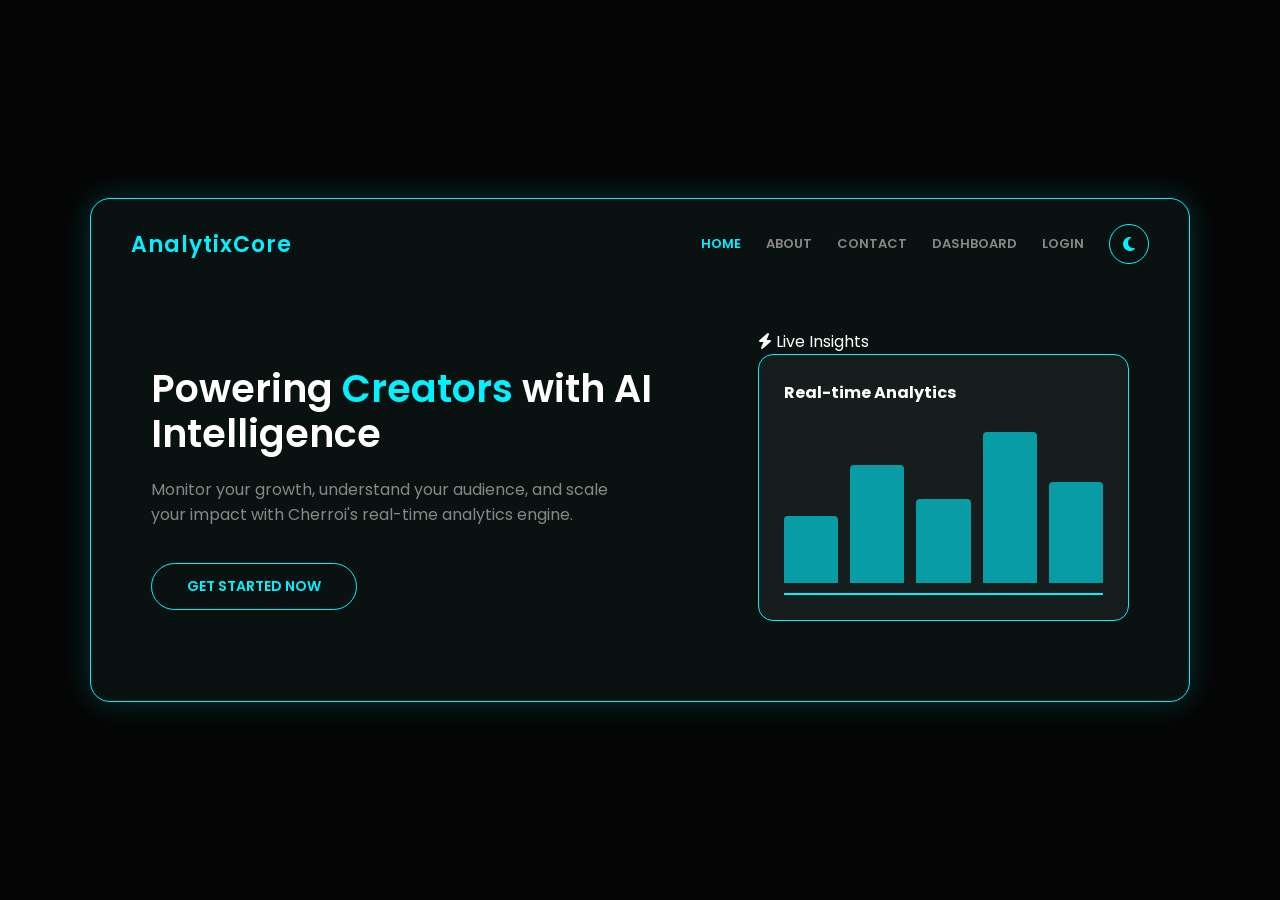
<file: index.html>
<!DOCTYPE html>
<html lang="en">
<head>
    <meta charset="UTF-8">
    <meta name="viewport" content="width=device-width, initial-scale=1.0">
    <meta http-equiv="refresh" content="0; url=Home/">
    <title>AnalytixCore</title>
    <link rel="canonical" href="Home/">
</head>
<body>
    <script>
        window.location.replace("Home/");
    </script>
    <p><a href="Home/">Open AnalytixCore</a></p>
</body>
</html>
</file>
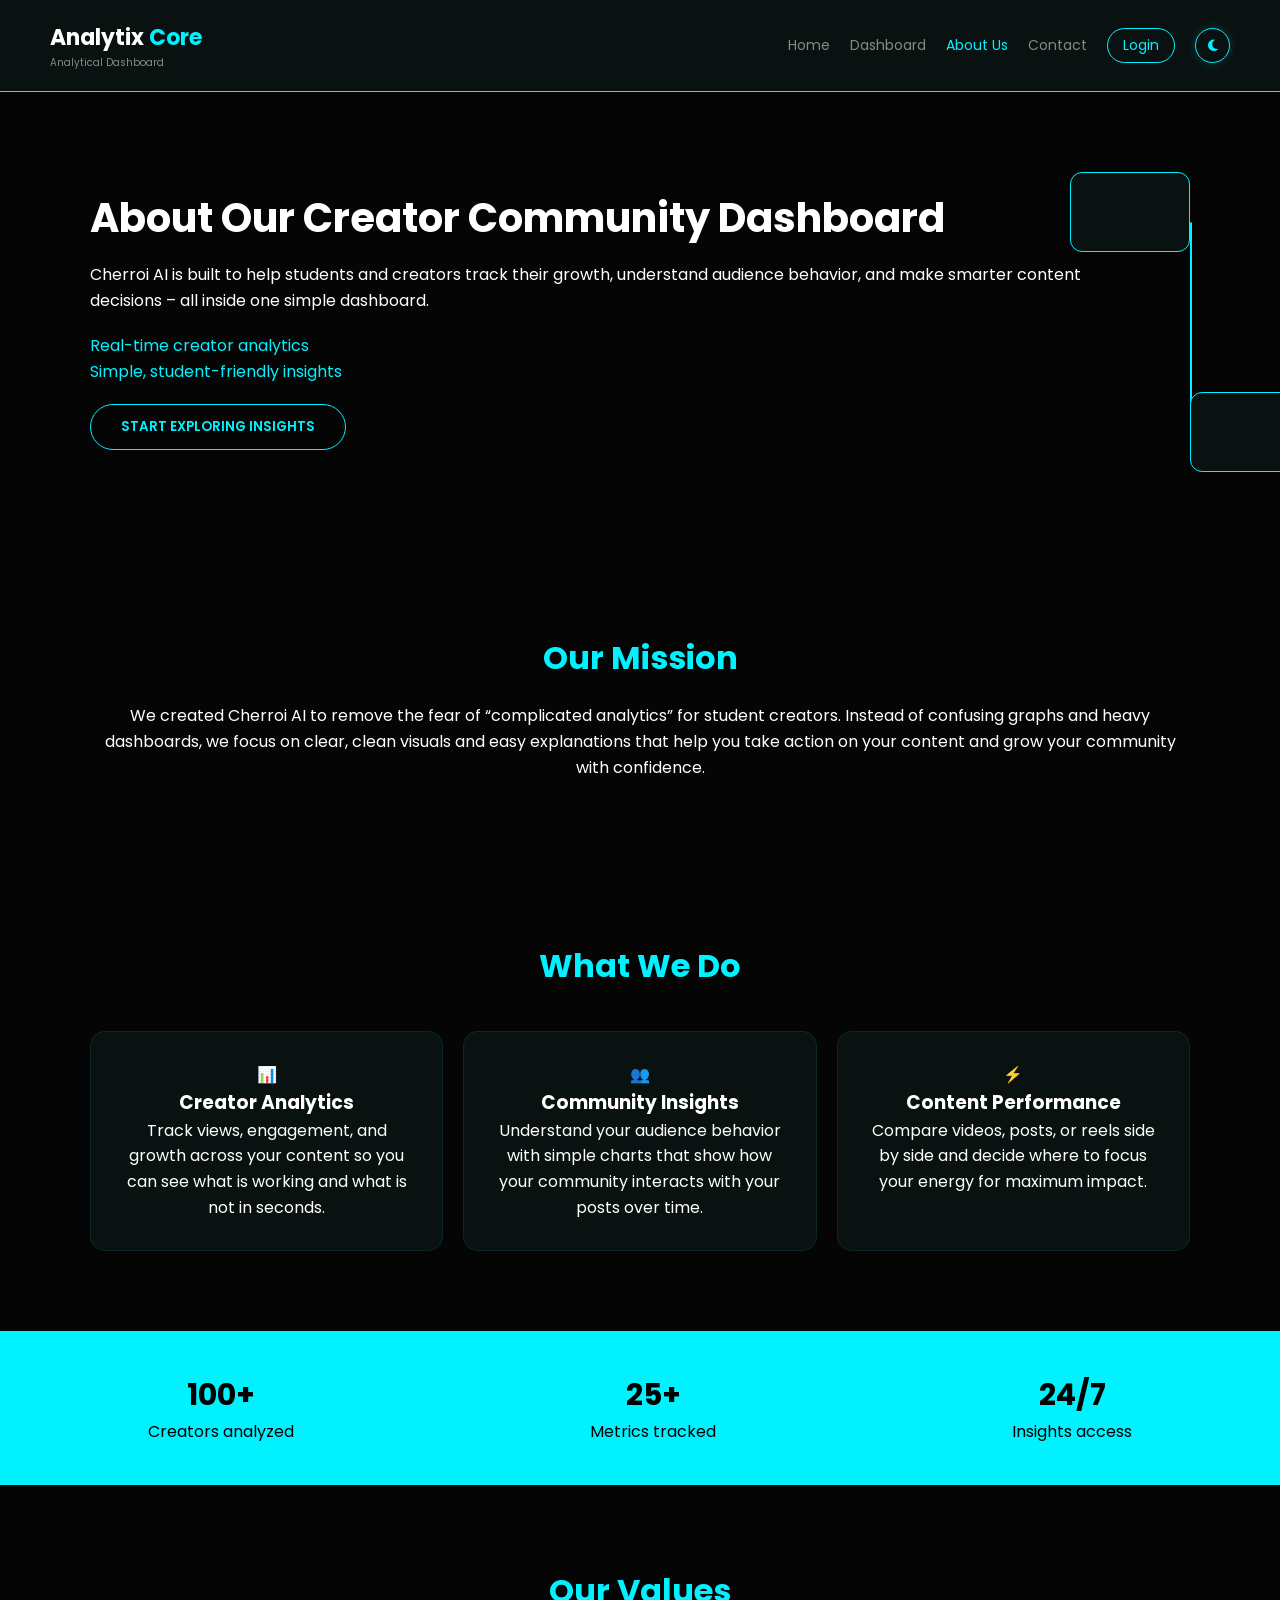
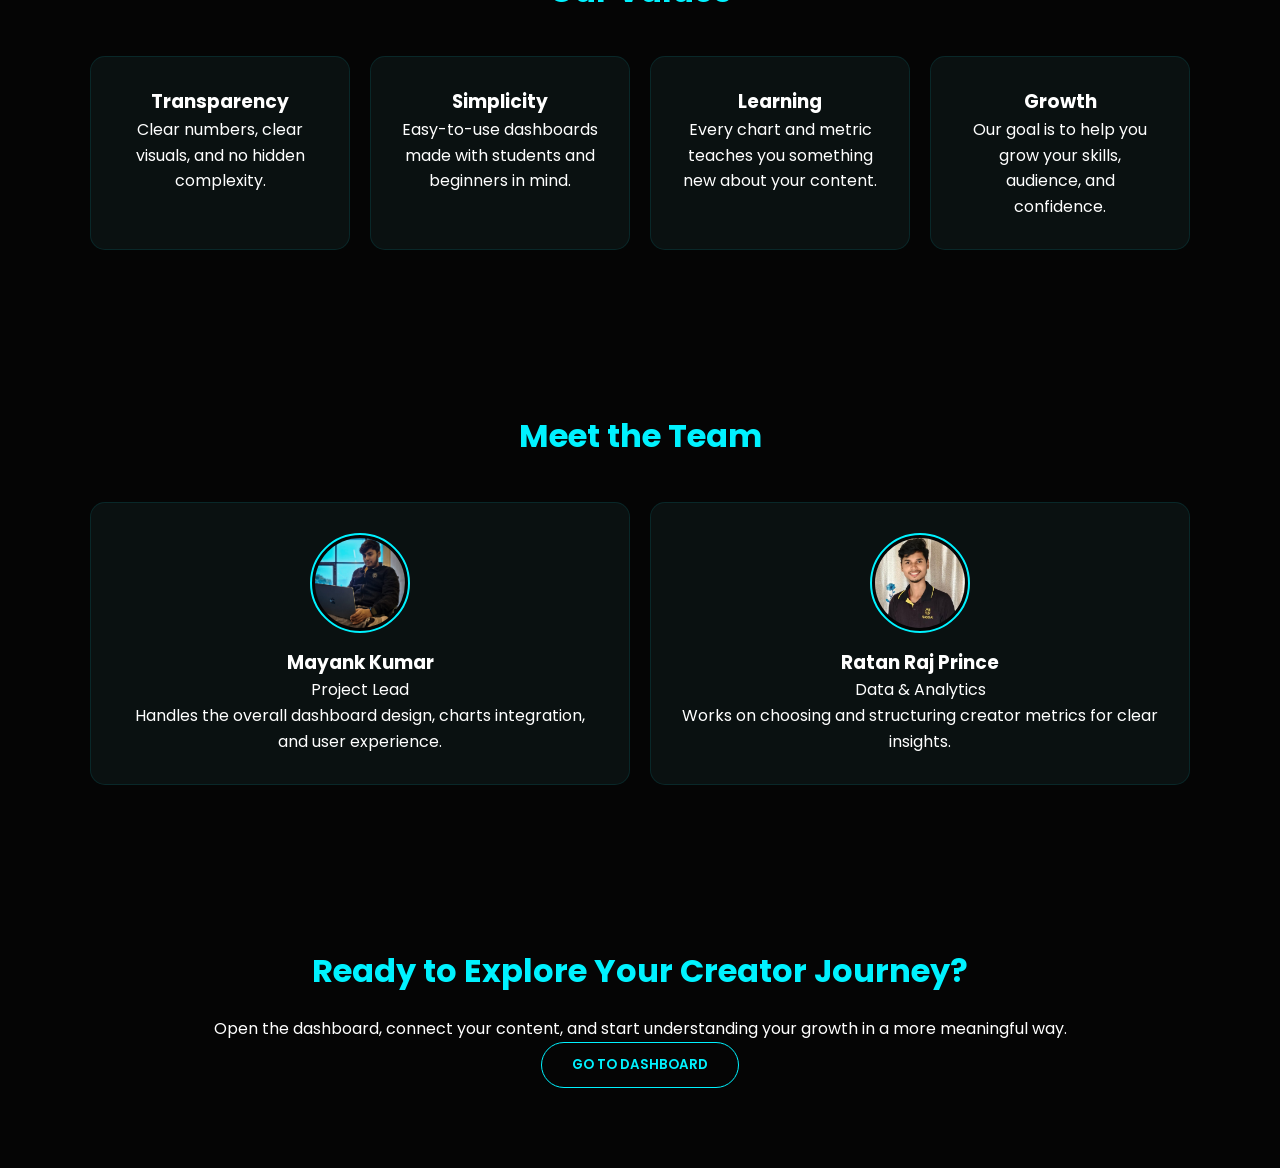
<file: About/index.html>
<!DOCTYPE html>
<html lang="en">
<head>
  <meta charset="UTF-8" />
  <title>About Us | Cherroi AI Dashboard</title>
  <meta name="viewport" content="width=device-width, initial-scale=1.0" />
  <link href="https://fonts.googleapis.com/css2?family=Poppins:wght@400;500;600;700&display=swap" rel="stylesheet">
  <link rel="stylesheet" href="https://cdnjs.cloudflare.com/ajax/libs/font-awesome/6.4.2/css/all.min.css">
  <link rel="stylesheet" href="style.css">
</head>
<body>
  <header class="navbar">
  <div class="nav-left" onclick="location.href='../Home/index.html'" style="cursor:pointer">
    <div class="logo-box"></div>
    <div class="logo-text">
      <span class="brand-main">Analytix <span>Core</span></span>
      <span class="brand-sub">Analytical Dashboard</span>
    </div>
  </div>

  <nav class="nav-links">
    <a href="../Home/index.html">Home</a>
    <a href="../Dashboard/index.html">Dashboard</a>
    <a href="index.html" class="active">About Us</a>
    <a href="../contact/index.html">Contact</a>
    <a href="../Login/index.html" class="nav-login-btn">Login</a>

    <button class="theme-switch-nav" id="themeBtn" type="button" aria-label="Toggle theme">
      <i class="fas fa-moon" id="themeIcon"></i>
    </button>
  </nav>
</header>

  <main>
    <section class="hero">
      <div class="hero-content">
        <h1>About Our Creator Community Dashboard</h1>
        <p>
          Cherroi AI is built to help students and creators track their growth,
          understand audience behavior, and make smarter content decisions – all
          inside one simple dashboard.
        </p>
        <ul class="hero-points">
          <li>Real-time creator analytics</li>
          <li>Simple, student-friendly insights</li>
        </ul>
        <button class="primary-btn" onclick="location.href='../Dashboard/index.html'">Start Exploring Insights</button>
      </div>
      <div class="hero-visual">
        <div class="mock-card main-card"><div class="scan-line"></div></div>
        <div class="mock-card small-card top-right">
          <div class="mock-circle"></div>
          <div class="mock-lines"></div>
        </div>
        <div class="mock-card small-card bottom-left">
          <div class="mock-bar-group"></div>
        </div>
      </div>
    </section>

    <section class="section mission">
      <h2>Our Mission</h2>
      <p>
        We created Cherroi AI to remove the fear of “complicated analytics”
        for student creators. Instead of confusing graphs and heavy dashboards,
        we focus on clear, clean visuals and easy explanations that help you
        take action on your content and grow your community with confidence.
      </p>
    </section>

    <section class="section features">
      <h2>What We Do</h2>
      <div class="card-grid">
        <article class="card">
          <div class="card-icon">📊</div>
          <h3>Creator Analytics</h3>
          <p>Track views, engagement, and growth across your content so you can see what is working and what is not in seconds.</p>
        </article>
        <article class="card">
          <div class="card-icon">👥</div>
          <h3>Community Insights</h3>
          <p>Understand your audience behavior with simple charts that show how your community interacts with your posts over time.</p>
        </article>
        <article class="card">
          <div class="card-icon">⚡</div>
          <h3>Content Performance</h3>
          <p>Compare videos, posts, or reels side by side and decide where to focus your energy for maximum impact.</p>
        </article>
      </div>
    </section>

    <section class="stats-strip">
      <div class="stat-item">
        <span class="stat-number">100+</span>
        <span class="stat-label">Creators analyzed</span>
      </div>
      <div class="stat-item">
        <span class="stat-number">25+</span>
        <span class="stat-label">Metrics tracked</span>
      </div>
      <div class="stat-item">
        <span class="stat-number">24/7</span>
        <span class="stat-label">Insights access</span>
      </div>
    </section>

    <section class="section values">
      <h2>Our Values</h2>
      <div class="values-grid">
        <div class="value-card">
          <h3>Transparency</h3>
          <p>Clear numbers, clear visuals, and no hidden complexity.</p>
        </div>
        <div class="value-card">
          <h3>Simplicity</h3>
          <p>Easy-to-use dashboards made with students and beginners in mind.</p>
        </div>
        <div class="value-card">
          <h3>Learning</h3>
          <p>Every chart and metric teaches you something new about your content.</p>
        </div>
        <div class="value-card">
          <h3>Growth</h3>
          <p>Our goal is to help you grow your skills, audience, and confidence.</p>
        </div>
      </div>
    </section>

    <section class="section team">
      <h2>Meet the Team</h2>
      <div class="team-grid">
        <div class="team-card">
          <div class="avatar-wrapper">
             <img src="./mayank.jpeg" alt="Mayank Kumar" class="team-img">
           
          </div>
          <h3>Mayank Kumar</h3>
          <p class="role">Project Lead</p>
          <p class="bio">Handles the overall dashboard design, charts integration, and user experience.</p>
        </div>
        <div class="team-card">
          <div class="avatar-wrapper">
            <img src="./ratan.jpeg" alt="Ratan Raj Prince" class="team-img">
          </div>
          <h3>Ratan Raj Prince</h3>
          <p class="role">Data & Analytics</p>
          <p class="bio">Works on choosing and structuring creator metrics for clear insights.</p>
        </div>
      </div>
    </section>

    <section class="section cta">
      <h2>Ready to Explore Your Creator Journey?</h2>
      <p>Open the dashboard, connect your content, and start understanding your growth in a more meaningful way.</p>
      <button class="primary-btn" onclick="location.href='../Dashboard/index.html'">Go to Dashboard</button>
    </section>
  </main>

  <script src="script.js"></script>
</body>
</html>
</file>
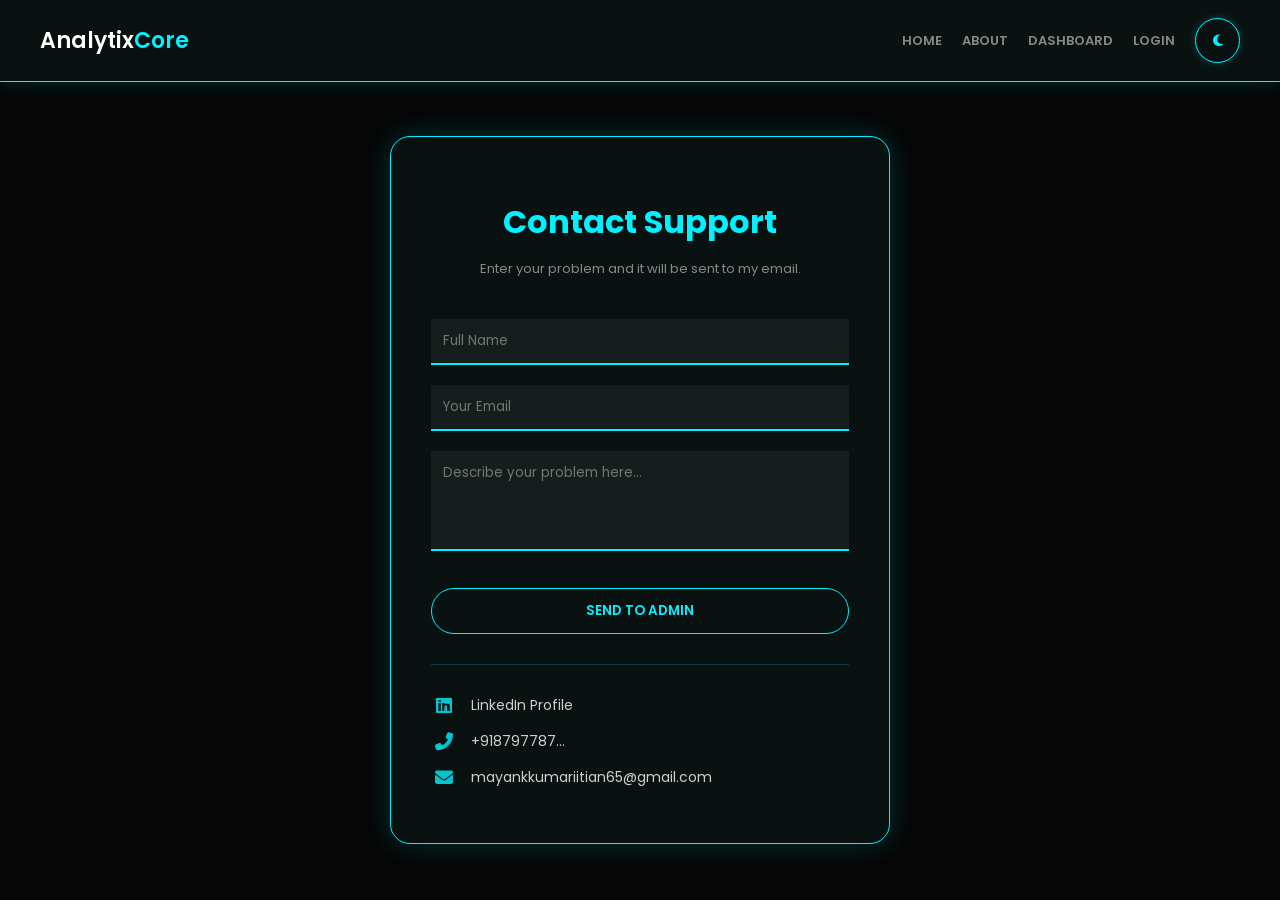
<file: contact/index.html>
<!DOCTYPE html>
<html lang="en">
<head>
    <meta charset="UTF-8">
    <meta name="viewport" content="width=device-width, initial-scale=1.0">
    <title>welcome to contact page </title>
    <link rel="stylesheet" href="./style.css">
    <link rel="stylesheet" href="https://cdnjs.cloudflare.com/ajax/libs/font-awesome/6.4.2/css/all.min.css">
</head>
<body>
    <nav class="top-nav">
        <a href="../Home/index.html" class="brand">Analytix<span>Core</span></a>
        <div class="nav-links">
            <a href="../Home/index.html">Home</a>
            <a href="../About/index.html">About</a>
            <a href="../Dashboard/index.html">Dashboard</a>
            <a href="../Login/index.html">Login</a>
            <button class="theme-switch" id="themeBtn" type="button" aria-label="Toggle theme">
                <i class="fas fa-moon" id="themeIcon"></i>
            </button>
        </div>
    </nav>

    <div class="contact-card">
        <h1>Contact Support</h1>
        <p class="subtitle">Enter your problem and it will be sent to my email.</p>
        
        <form id="contactForm" action="mailto:mayankkumariitian65@gmail.com" method="POST">
            <input type="text" name="name" id="name" placeholder="Full Name" required>
            <input type="email" name="email" id="email" placeholder="Your Email" required>
            <textarea name="message" id="message" placeholder="Describe your problem here..." required></textarea>
            
            <button type="submit" class="btn" id="submitBtn">Send to Admin</button>
        </form>

        <div class="divider"></div>

        <div class="info-section">
            <a href="https://www.linkedin.com/in/mayank-kumar-505a57375" target="_blank" class="info-link">
                <i class="fab fa-linkedin"></i> LinkedIn Profile
            </a>
            <a href="tel:+8797787409" class="info-link">
                <i class="fas fa-phone-alt"></i> +918797787...
            </a>
            <a href="mailto:mayankkumariitian65@gmail.com" class="info-link">
                <i class="fas fa-envelope"></i> mayankkumariitian65@gmail.com
            </a>
        </div>
    </div>
<script src="./script.js"> </script>
</body>
</html>
</file>
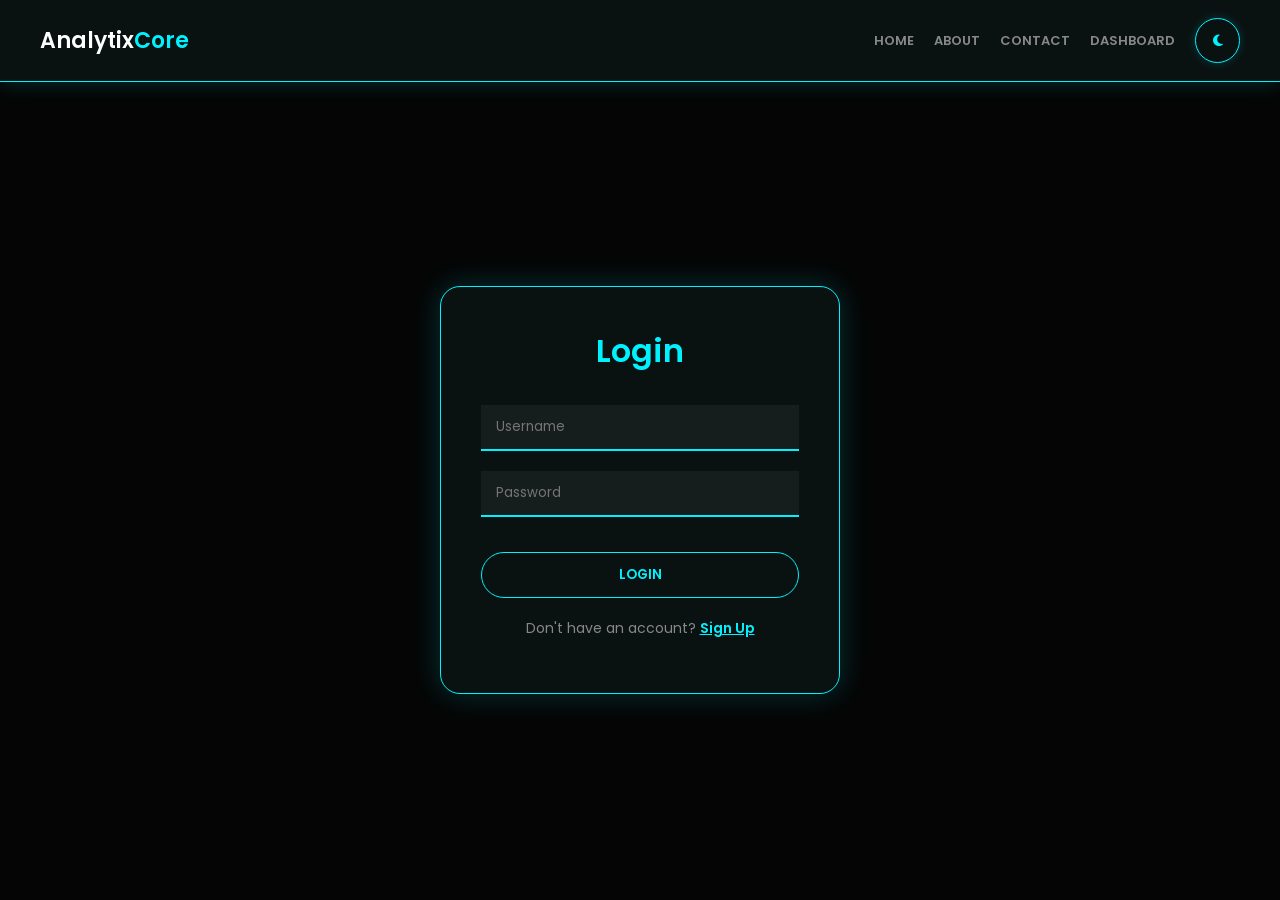
<file: Login/index.html>
<!DOCTYPE html>
<html lang="en">
<head>
    <meta charset="UTF-8">
    <meta name="viewport" content="width=device-width, initial-scale=1.0">
    <title>Welcome to login page</title>
    <link rel="stylesheet" href="https://cdnjs.cloudflare.com/ajax/libs/font-awesome/6.4.2/css/all.min.css">
    <link rel="stylesheet" href="style.css">
</head>
<body>

<nav class="top-nav">
    <a href="../Home/index.html" class="brand">Analytix<span>Core</span></a>
    <div class="nav-links">
        <a href="../Home/index.html">Home</a>
        <a href="../About/index.html">About</a>
        <a href="../contact/index.html">Contact</a>
        <a href="../Dashboard/index.html">Dashboard</a>
        <button class="theme-switch" id="themeBtn" type="button" aria-label="Toggle theme">
            <i class="fas fa-moon" id="themeIcon"></i>
        </button>
    </div>
</nav>

<div class="container">
    <div class="form-container active" id="loginBox">
        <form id="loginForm">
            <h1>Login</h1>
            <input type="text" id="loginUser" placeholder="Username" required />
            <input type="password" id="loginPass" placeholder="Password" required />
            <button type="submit" class="btn">Login</button>
            <p class="toggle-txt" id="toSignUp">Don't have an account? <span>Sign Up</span></p>
        </form>
    </div>

    <div class="form-container" id="registerBox">
        <form id="registerForm">
            <h1>Register</h1>
            <input type="text" id="regUser" placeholder="Username" required />
            <input type="email" id="regEmail" placeholder="Email" required />
            <input type="password" id="regPass" placeholder="Password" required />
            <button type="submit" class="btn">Register</button>
            <p class="toggle-txt" id="toSignIn">Already have an account? <span>Login</span></p>
        </form>
    </div>
</div>

<script src="script.js"></script>
</body>
</html>
</file>
<file: About/style.css>
:root {
    --bg-color: #050505;
    --card-bg: #0a1111;
    --accent-cyan: #00f2ff;
    --text-main: #ffffff;
    --text-dim: #888888;
    --glow: rgba(0, 242, 255, 0.2);
}

body.light-mode {
    --bg-color: #f0f2f5;
    --card-bg: #ffffff;
    --accent-cyan: #007bff;
    --text-main: #333333;
    --text-dim: #666666;
}

* { box-sizing: border-box; margin: 0; padding: 0; font-family: 'Poppins', sans-serif; transition: 0.3s; }

body { background-color: var(--bg-color); color: var(--text-main); line-height: 1.6; }

/* Fixed Theme Toggle */
/* Purani .theme-switch-fixed class ko delete karke ise add karein */
.theme-switch-nav {
    width: 35px;
    height: 35px;
    border-radius: 50%;
    background: transparent; /* Navbar ke saath match karne ke liye */
    border: 1.5px solid var(--accent-cyan);
    color: var(--accent-cyan);
    cursor: pointer;
    display: flex;
    align-items: center;
    justify-content: center;
    margin-left: 20px; /* Login button se gap dene ke liye */
    box-shadow: 0 0 10px var(--glow);
    vertical-align: middle;
}

/* Navbar container ko ensure karein ki wo sab kuch line mein rakhe */
.nav-links {
    display: flex;
    align-items: center; /* Isse saare links aur button vertically center rahenge */
}

/* Mobile responsive ke liye gap handle karein */
@media (max-width: 768px) {
    .nav-links {
        gap: 10px;
    }
}

/* Navbar */
.navbar {
    display: flex; justify-content: space-between; align-items: center;
    padding: 20px 50px; background: var(--card-bg);
    border-bottom: 1px solid var(--accent-cyan);
}
.brand-main { font-weight: 700; color: var(--text-main); font-size: 22px; }
.brand-main span { color: var(--accent-cyan); }
.brand-sub { display: block; font-size: 10px; color: var(--text-dim); }
.nav-links a { text-decoration: none; color: var(--text-dim); margin-left: 20px; font-size: 14px; }
.nav-links a.active, .nav-links a:hover { color: var(--accent-cyan); }
.nav-login-btn { border: 1px solid var(--accent-cyan); padding: 5px 15px; border-radius: 20px; color: var(--accent-cyan)!important; }

/* Sections */
section { padding: 80px 50px; max-width: 1200px; margin: 0 auto; text-align: center; }
h2 { font-size: 32px; color: var(--accent-cyan); margin-bottom: 20px; }

/* Hero */
.hero { display: flex; align-items: center; text-align: left; gap: 40px; }
.hero-content h1 { font-size: 40px; line-height: 1.2; margin-bottom: 20px; }
.hero-points { list-style: none; margin: 20px 0; color: var(--accent-cyan); }

.primary-btn {
    background: transparent; border: 1.5px solid var(--accent-cyan);
    color: var(--accent-cyan); padding: 12px 30px; border-radius: 30px;
    cursor: pointer; font-weight: 600; text-transform: uppercase;
}
.primary-btn:hover { background: var(--accent-cyan); color: var(--bg-color); box-shadow: 0 0 20px var(--glow); }

/* Visuals */
.hero-visual { position: relative; flex: 1; height: 300px; }
.mock-card { background: var(--card-bg); border: 1px solid var(--accent-cyan); border-radius: 12px; position: absolute; }
.main-card { width: 100%; height: 200px; top: 50px; overflow: hidden; }
.small-card { width: 120px; height: 80px; padding: 10px; }
.top-right { top: 0; right: 0; }
.bottom-left { bottom: 0; left: 0; }
.scan-line { width: 100%; height: 2px; background: var(--accent-cyan); position: absolute; animation: scan 3s infinite linear; }
@keyframes scan { 0% { top: 0; } 100% { top: 100%; } }

/* Team Image Styling */
.avatar-wrapper {
    width: 100px;
    height: 100px;
    margin: 0 auto 15px;
    border-radius: 50%;
    border: 2px solid var(--accent-cyan); /* Cyan border */
    padding: 3px; /* Border aur image ke beech space */
    overflow: hidden; /* Image ko circle se bahar nahi jane dega */
    display: flex;
    align-items: center;
    justify-content: center;
    background: var(--bg-color);
}

.team-img {
    width: 100%;
    height: 100%;
    object-fit: cover; /* Isse photo chipti (stretch) nahi hai */
    border-radius: 50%;
}

/* Hover Effect */
.team-card:hover .avatar-wrapper {
    box-shadow: 0 0 15px var(--accent-cyan);
    transform: scale(1.05);
}

/* Grid Cards */
.card-grid, .values-grid, .team-grid { display: grid; grid-template-columns: repeat(auto-fit, minmax(250px, 1fr)); gap: 20px; margin-top: 40px; }
.card, .value-card, .team-card { background: var(--card-bg); padding: 30px; border-radius: 15px; border: 1px solid rgba(0,242,255,0.1); }
.avatar { width: 60px; height: 60px; border: 2px solid var(--accent-cyan); border-radius: 50%; margin: 0 auto 15px; }

/* Stats Strip */
.stats-strip { background: var(--accent-cyan); color: #000; display: flex; justify-content: space-around; padding: 40px 0; max-width: 100%; }
.stat-number { font-size: 30px; font-weight: 700; display: block; }
</file>
<file: contact/style.css>
@import url('https://fonts.googleapis.com/css2?family=Poppins:wght@300;400;600&display=swap');

        /* 1. THEME VARIABLES */
        :root {
            --bg-color: #050505;
            --card-bg: #0a1111;
            --text-color: #ffffff;
            --accent-color: #00f2ff;
            --input-bg: rgba(255, 255, 255, 0.05);
            --shadow: rgba(0, 242, 255, 0.2);
            --secondary-text: #888;
        }

        /* 2. LIGHT THEME COLORS */
        body.light-mode {
            --bg-color: #f0f2f5;
            --card-bg: #ffffff;
            --text-color: #333333;
            --accent-color: #007bff;
            --input-bg: #f9f9f9;
            --shadow: rgba(0, 0, 0, 0.1);
            --secondary-text: #666;
        }

        * { box-sizing: border-box; font-family: 'Poppins', sans-serif; transition: all 0.3s ease; }
        
        body { 
            background: var(--bg-color); 
            display: flex; 
            justify-content: center; 
            align-items: center; 
            min-height: 100vh; 
            margin: 0; 
            color: var(--text-color); 
            padding: 110px 20px 30px;
        }

        .top-nav {
            position: fixed;
            top: 0;
            left: 0;
            width: 100%;
            display: flex;
            justify-content: space-between;
            align-items: center;
            gap: 20px;
            padding: 18px 40px;
            background: var(--card-bg);
            border-bottom: 1.5px solid var(--accent-color);
            box-shadow: 0 0 20px var(--shadow);
            z-index: 10;
        }

        .brand {
            color: var(--text-color);
            font-size: 22px;
            font-weight: 600;
            text-decoration: none;
        }

        .brand span,
        .nav-links a:hover {
            color: var(--accent-color);
        }

        .nav-links {
            display: flex;
            align-items: center;
            gap: 20px;
            flex-wrap: wrap;
        }

        .nav-links a {
            color: var(--secondary-text);
            font-size: 13px;
            font-weight: 600;
            text-decoration: none;
            text-transform: uppercase;
        }

        /* Theme Toggle Button */
        .theme-switch {
            position: static;
            background: var(--card-bg);
            border: 1.5px solid var(--accent-color);
            color: var(--accent-color);
            padding: 10px;
            border-radius: 50%;
            cursor: pointer;
            width: 45px;
            height: 45px;
            display: flex;
            align-items: center;
            justify-content: center;
            box-shadow: 0 0 10px var(--shadow);
            z-index: 1000;
        }

        .contact-card { 
            width: 100%; 
            max-width: 500px; 
            background: var(--card-bg); 
            border: 1.5px solid var(--accent-color); 
            border-radius: 20px; 
            padding: 40px;
            box-shadow: 0 0 30px var(--shadow); 
        }

        h1 { text-align: center; color: var(--accent-color); margin-bottom: 10px; }
        .subtitle { text-align: center; font-size: 13px; color: var(--secondary-text); margin-bottom: 30px; }

        input, textarea { 
            width: 100%; padding: 12px; margin: 10px 0; background: var(--input-bg); 
            border: none; border-bottom: 2px solid var(--accent-color); 
            color: var(--text-color); outline: none; 
        }
        textarea { height: 100px; resize: none; }

        .btn { 
            width: 100%; margin-top: 20px; padding: 12px; background: transparent; 
            border: 1.5px solid var(--accent-color); color: var(--accent-color); 
            border-radius: 25px; cursor: pointer; font-weight: 600; 
            text-transform: uppercase;
        }
        .btn:hover { background: var(--accent-color); color: var(--card-bg); box-shadow: 0 0 15px var(--accent-color); }

        .divider { height: 1px; background: var(--accent-color); opacity: 0.2; margin: 30px 0; }

        /* Social Links */
        .info-link { 
            display: flex; align-items: center; gap: 15px; color: var(--text-color); 
            text-decoration: none; font-size: 14px; margin-bottom: 15px; opacity: 0.8;
        }
        .info-link i { color: var(--accent-color); font-size: 18px; width: 25px; text-align: center; }
        .info-link:hover { opacity: 1; transform: translateX(5px); color: var(--accent-color); }

        @media (max-width: 700px) {
            body { padding-top: 150px; }
            .top-nav { flex-direction: column; padding: 14px 20px; }
            .nav-links { justify-content: center; gap: 12px; }
        }
</file>
<file: Login/style.css>
@import url('https://fonts.googleapis.com/css2?family=Poppins:wght@300;400;600&display=swap');

/* 1. THEME VARIABLES (Dark Mode Default) */
:root {
    --bg-color: #050505;
    --card-bg: #0a1111;
    --text-color: #ffffff;
    --accent-color: #00f2ff;
    --input-bg: rgba(255, 255, 255, 0.05);
    --shadow: rgba(0, 242, 255, 0.2);
}

/* 2. LIGHT THEME COLORS */
body.light-mode {
    --bg-color: #f0f2f5;
    --card-bg: #ffffff;
    --text-color: #333333;
    --accent-color: #007bff;
    --input-bg: #f9f9f9;
    --shadow: rgba(0, 0, 0, 0.1);
}

* { 
    box-sizing: border-box; 
    font-family: 'Poppins', sans-serif; 
    transition: background 0.3s, color 0.3s; 
}

body { 
    background: var(--bg-color); 
    display: flex; 
    justify-content: center; 
    align-items: center; 
    min-height: 100vh; 
    margin: 0; 
    color: var(--text-color); 
    padding: 110px 20px 30px;
}

.top-nav {
    position: fixed;
    top: 0;
    left: 0;
    width: 100%;
    display: flex;
    justify-content: space-between;
    align-items: center;
    gap: 20px;
    padding: 18px 40px;
    background: var(--card-bg);
    border-bottom: 1.5px solid var(--accent-color);
    box-shadow: 0 0 20px var(--shadow);
    z-index: 10;
}

.brand {
    color: var(--text-color);
    font-size: 22px;
    font-weight: 600;
    text-decoration: none;
}

.brand span,
.nav-links a:hover {
    color: var(--accent-color);
}

.nav-links {
    display: flex;
    align-items: center;
    gap: 20px;
    flex-wrap: wrap;
}

.nav-links a {
    color: #888;
    font-size: 13px;
    font-weight: 600;
    text-decoration: none;
    text-transform: uppercase;
}

/* Theme Toggle Button */
.theme-switch {
    position: static;
    background: var(--card-bg);
    border: 1.5px solid var(--accent-color);
    color: var(--accent-color);
    padding: 10px;
    border-radius: 50%;
    cursor: pointer;
    width: 45px;
    height: 45px;
    display: flex;
    align-items: center;
    justify-content: center;
    box-shadow: 0 0 10px var(--shadow);
}

.container { 
    position: relative; 
    width: 400px; 
    background: var(--card-bg); 
    border: 1.5px solid var(--accent-color); 
    border-radius: 20px; 
    padding: 40px;
    box-shadow: 0 0 30px var(--shadow); 
}

.form-container { display: none; width: 100%; }
.form-container.active { display: block; animation: fadeIn 0.4s ease; }

@keyframes fadeIn {
    from { opacity: 0; transform: translateY(10px); }
    to { opacity: 1; transform: translateY(0); }
}

form { text-align: center; }
h1 { margin: 0 0 20px 0; color: var(--accent-color); font-weight: 600; }

input { 
    width: 100%; 
    padding: 12px 15px; 
    margin: 10px 0; 
    background: var(--input-bg); 
    border: none; 
    border-bottom: 2px solid var(--accent-color); 
    color: var(--text-color); 
    outline: none; 
}

.btn { 
    width: 100%;
    margin-top: 25px; 
    padding: 12px; 
    background: transparent; 
    border: 1.5px solid var(--accent-color); 
    color: var(--accent-color); 
    border-radius: 25px; 
    cursor: pointer; 
    font-weight: 600;
    text-transform: uppercase;
}

.btn:hover { background: var(--accent-color); color: var(--card-bg); }

.toggle-txt { 
    color: #888; 
    cursor: pointer; 
    font-size: 14px; 
    margin-top: 20px;
    display: block;
}
.toggle-txt span { color: var(--accent-color); font-weight: 600; text-decoration: underline; }

@media (max-width: 700px) {
    body { padding-top: 150px; }
    .top-nav { flex-direction: column; padding: 14px 20px; }
    .nav-links { justify-content: center; gap: 12px; }
}
</file>
